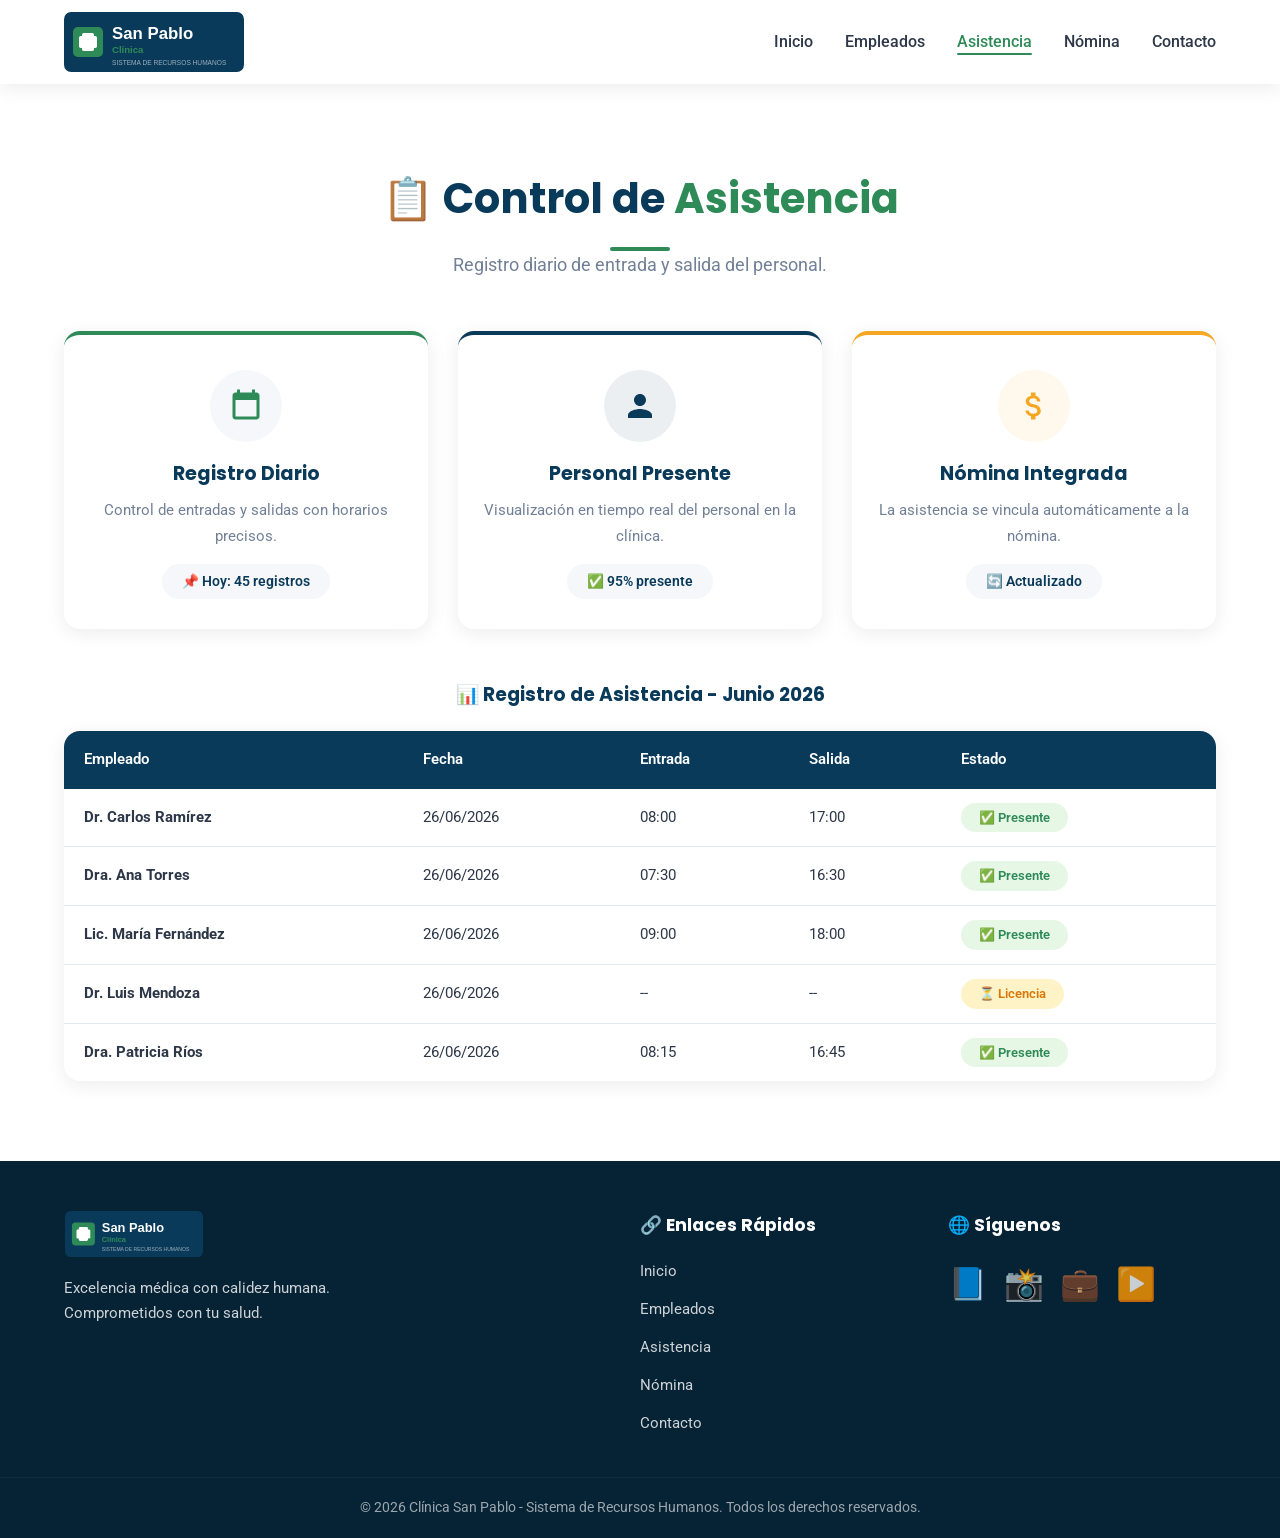
<file: asistencia.html>
<!DOCTYPE html>
<html lang="es">
<head>
    <meta charset="UTF-8" />
    <meta name="viewport" content="width=device-width, initial-scale=1.0" />
    <title>Asistencia - Clínica San Pablo</title>
    
    <link href="https://fonts.googleapis.com/css2?family=Poppins:wght@400;600;700;800&family=Roboto:wght@300;400;500;700&display=swap" rel="stylesheet" />
    
    <style>
        /* ===== MISMO CSS QUE INDEX ===== */
        :root {
            --primary: #0A3A5A;
            --primary-light: #1A5A7A;
            --primary-dark: #062235;
            --secondary: #2E8B57;
            --secondary-light: #3CAF7A;
            --accent: #F5A623;
            --white: #FFFFFF;
            --gray-light: #F5F7FA;
            --gray: #E2E8F0;
            --gray-dark: #718096;
            --text: #2D3748;
            --shadow: 0 4px 20px rgba(0,0,0,0.08);
            --shadow-lg: 0 12px 40px rgba(0,0,0,0.12);
            --radius: 16px;
            --transition: 0.3s ease;
        }

        * { margin: 0; padding: 0; box-sizing: border-box; }
        html { scroll-behavior: smooth; }
        body {
            font-family: 'Roboto', sans-serif;
            color: var(--text);
            background: var(--white);
            line-height: 1.7;
        }
        h1, h2, h3, h4 { font-family: 'Poppins', sans-serif; font-weight: 700; }
        a { text-decoration: none; color: inherit; }
        ul { list-style: none; }
        img { max-width: 100%; display: block; }

        .container { max-width: 1200px; margin: 0 auto; padding: 0 24px; }

        .btn {
            display: inline-block;
            padding: 14px 36px;
            border-radius: 50px;
            font-weight: 600;
            font-size: 1rem;
            border: none;
            cursor: pointer;
            transition: var(--transition);
            font-family: 'Roboto', sans-serif;
            text-align: center;
        }
        .btn-primary {
            background: var(--secondary);
            color: var(--white);
        }
        .btn-primary:hover {
            background: var(--secondary-light);
            transform: translateY(-3px);
            box-shadow: 0 8px 30px rgba(46, 139, 87, 0.4);
        }

        header {
            background: var(--white);
            padding: 12px 0;
            box-shadow: var(--shadow);
            position: sticky;
            top: 0;
            z-index: 1000;
        }
        .header-container {
            display: flex;
            justify-content: space-between;
            align-items: center;
        }
        .logo svg { display: block; }

        .nav-links {
            display: flex;
            gap: 32px;
            align-items: center;
        }
        .nav-links a {
            font-weight: 500;
            color: var(--text);
            transition: var(--transition);
            position: relative;
            font-size: 1rem;
        }
        .nav-links a::after {
            content: '';
            position: absolute;
            bottom: -4px;
            left: 0;
            width: 0;
            height: 2.5px;
            background: var(--secondary);
            transition: var(--transition);
            border-radius: 2px;
        }
        .nav-links a:hover { color: var(--secondary); }
        .nav-links a:hover::after { width: 100%; }
        .nav-links a.active { color: var(--secondary); }
        .nav-links a.active::after { width: 100%; }

        .hamburger {
            display: none;
            flex-direction: column;
            gap: 5px;
            cursor: pointer;
            padding: 4px;
        }
        .hamburger span {
            display: block;
            width: 28px;
            height: 3px;
            background: var(--primary);
            border-radius: 3px;
            transition: var(--transition);
        }

        section { padding: 80px 0; }
        .section-header {
            text-align: center;
            margin-bottom: 50px;
        }
        .section-title {
            font-size: 2.6rem;
            color: var(--primary);
            margin-bottom: 8px;
        }
        .section-title span { color: var(--secondary); }
        .section-subtitle {
            color: var(--gray-dark);
            font-size: 1.1rem;
            max-width: 600px;
            margin: 0 auto;
        }
        .section-divider {
            width: 60px;
            height: 4px;
            background: var(--secondary);
            margin: 12px auto 0;
            border-radius: 2px;
        }

        /* ================================================================
           SESIÓN 9: ASISTENCIA CON ICONOS GRATUITOS
           ================================================================ */
        .asistencia-grid {
            display: grid;
            grid-template-columns: repeat(auto-fit, minmax(280px, 1fr));
            gap: 30px;
        }
        .asistencia-card {
            background: var(--white);
            padding: 35px 24px 30px;
            border-radius: var(--radius);
            text-align: center;
            box-shadow: var(--shadow);
            border-top: 4px solid var(--secondary);
            transition: var(--transition);
        }
        .asistencia-card:hover {
            transform: translateY(-6px);
            box-shadow: var(--shadow-lg);
        }
        .asistencia-card .icon-wrapper {
            width: 72px;
            height: 72px;
            border-radius: 50%;
            background: var(--gray-light);
            display: flex;
            align-items: center;
            justify-content: center;
            margin: 0 auto 16px;
        }
        .asistencia-card .icon-wrapper svg { width: 36px; height: 36px; }
        .asistencia-card h3 { font-size: 1.2rem; margin-bottom: 8px; color: var(--primary); }
        .asistencia-card p { color: var(--gray-dark); font-size: 0.95rem; }

        .badge {
            display: inline-block;
            background: var(--gray-light);
            padding: 6px 20px;
            border-radius: 50px;
            font-size: 0.85rem;
            font-weight: 600;
            margin-top: 14px;
            color: var(--primary);
        }

        /* ===== TABLA DE ASISTENCIA ===== */
        .table-asistencia {
            margin-top: 50px;
        }
        .table-responsive {
            overflow-x: auto;
            background: var(--white);
            border-radius: var(--radius);
            box-shadow: var(--shadow);
        }
        table {
            width: 100%;
            border-collapse: collapse;
            font-size: 0.95rem;
        }
        thead { background: var(--primary); color: var(--white); }
        th { padding: 16px 20px; text-align: left; font-weight: 600; }
        td { padding: 14px 20px; border-bottom: 1px solid var(--gray); }
        tbody tr:last-child td { border-bottom: none; }
        tbody tr:hover { background: var(--gray-light); }

        .estado {
            display: inline-block;
            padding: 4px 18px;
            border-radius: 50px;
            font-size: 0.8rem;
            font-weight: 600;
        }
        .estado.presente { background: #E6F7E6; color: var(--secondary); }
        .estado.ausente { background: #FEE2E2; color: #DC2626; }
        .estado.licencia { background: #FEF3C7; color: #D97706; }

        /* ===== FOOTER ===== */
        footer {
            background: var(--primary-dark);
            color: var(--white);
        }
        .footer-container {
            display: grid;
            grid-template-columns: 2fr 1fr 1fr;
            gap: 40px;
            padding: 50px 24px 30px;
        }
        .footer-logo p {
            opacity: 0.8;
            font-size: 0.95rem;
            margin-top: 10px;
            max-width: 300px;
        }
        .footer-links h4,
        .footer-social h4 {
            color: var(--white);
            font-size: 1.1rem;
            margin-bottom: 16px;
            font-family: 'Poppins', sans-serif;
        }
        .footer-links ul li { margin-bottom: 10px; }
        .footer-links ul li a {
            opacity: 0.8;
            transition: var(--transition);
            font-size: 0.95rem;
        }
        .footer-links ul li a:hover {
            opacity: 1;
            color: var(--secondary-light);
        }
        .social-icons {
            display: flex;
            gap: 16px;
            font-size: 2rem;
        }
        .social-icons a {
            opacity: 0.8;
            transition: var(--transition);
        }
        .social-icons a:hover {
            opacity: 1;
            transform: scale(1.15);
        }
        .footer-bottom {
            text-align: center;
            padding: 18px 0;
            border-top: 1px solid rgba(255,255,255,0.08);
            font-size: 0.9rem;
            opacity: 0.6;
        }

        /* ===== RESPONSIVE ===== */
        @media (max-width: 992px) {
            .footer-container { grid-template-columns: 1fr 1fr; gap: 30px; }
        }

        @media (max-width: 768px) {
            .nav-links {
                display: none;
                flex-direction: column;
                background: var(--white);
                position: absolute;
                top: 72px;
                right: 16px;
                padding: 24px 32px;
                border-radius: var(--radius);
                box-shadow: var(--shadow-lg);
                width: 220px;
                gap: 14px;
                border: 1px solid var(--gray);
            }
            .nav-links.active { display: flex; }
            .hamburger { display: flex; }

            .section-title { font-size: 2rem; }
            .footer-container { grid-template-columns: 1fr; text-align: center; }
            .social-icons { justify-content: center; }
            .footer-logo p { margin: 10px auto 0; }
        }

        @media (max-width: 480px) {
            .asistencia-grid { grid-template-columns: 1fr; }
            .btn { padding: 12px 24px; font-size: 0.9rem; }
            table { font-size: 0.8rem; }
            th, td { padding: 10px 12px; }
        }
    </style>
</head>
<body>

    <!-- ================================================================ -->
    <!-- HEADER                                                           -->
    <!-- ================================================================ -->
    <header>
        <div class="container header-container">
            <div class="logo">
                <!-- SESIÓN 7: LOGO EN SVG -->
                <svg xmlns="http://www.w3.org/2000/svg" viewBox="0 0 300 100" width="180" height="60">
                    <rect width="300" height="100" rx="12" fill="#0A3A5A"/>
                    <rect x="15" y="25" width="50" height="50" rx="8" fill="#2E8B57"/>
                    <rect x="30" y="35" width="20" height="30" rx="3" fill="white"/>
                    <rect x="25" y="40" width="30" height="20" rx="3" fill="white"/>
                    <text x="80" y="45" fill="white" font-family="Arial" font-size="28" font-weight="bold">San Pablo</text>
                    <text x="80" y="68" fill="#2E8B57" font-family="Arial" font-size="16" font-weight="bold">Clínica</text>
                    <text x="80" y="88" fill="rgba(255,255,255,0.6)" font-family="Arial" font-size="11">SISTEMA DE RECURSOS HUMANOS</text>
                </svg>
            </div>
            <nav>
                <ul class="nav-links">
                    <li><a href="index.html">Inicio</a></li>
                    <li><a href="empleados.html">Empleados</a></li>
                    <li><a href="asistencia.html" class="active">Asistencia</a></li>
                    <li><a href="nomina.html">Nómina</a></li>
                    <li><a href="contacto.html">Contacto</a></li>
                </ul>
                <div class="hamburger">
                    <span></span>
                    <span></span>
                    <span></span>
                </div>
            </nav>
        </div>
    </header>

    <!-- ================================================================ -->
    <!-- ASISTENCIA (SESIÓN 9: ICONOS GRATUITOS)                          -->
    <!-- ================================================================ -->
    <section class="asistencia">
        <div class="container">
            <div class="section-header">
                <h2 class="section-title">📋 Control de <span>Asistencia</span></h2>
                <div class="section-divider"></div>
                <p class="section-subtitle">Registro diario de entrada y salida del personal.</p>
            </div>
            
            <div class="asistencia-grid">
                <!-- SESIÓN 9: ICONOS GRATUITOS EN SVG -->
                <div class="asistencia-card">
                    <div class="icon-wrapper">
                        <svg xmlns="http://www.w3.org/2000/svg" viewBox="0 0 24 24" fill="#2E8B57">
                            <path d="M19 3h-1V1h-2v2H8V1H6v2H5c-1.11 0-1.99.9-1.99 2L3 19c0 1.1.89 2 2 2h14c1.1 0 2-.9 2-2V5c0-1.1-.9-2-2-2zm0 16H5V8h14v11z"/>
                        </svg>
                    </div>
                    <h3>Registro Diario</h3>
                    <p>Control de entradas y salidas con horarios precisos.</p>
                    <span class="badge">📌 Hoy: 45 registros</span>
                </div>

                <div class="asistencia-card" style="border-top-color: var(--primary);">
                    <div class="icon-wrapper" style="background: rgba(10,58,90,0.08);">
                        <svg xmlns="http://www.w3.org/2000/svg" viewBox="0 0 24 24" fill="#0A3A5A">
                            <path d="M12 12c2.21 0 4-1.79 4-4s-1.79-4-4-4-4 1.79-4 4 1.79 4 4 4zm0 2c-2.67 0-8 1.34-8 4v2h16v-2c0-2.66-5.33-4-8-4z"/>
                        </svg>
                    </div>
                    <h3>Personal Presente</h3>
                    <p>Visualización en tiempo real del personal en la clínica.</p>
                    <span class="badge">✅ 95% presente</span>
                </div>

                <div class="asistencia-card" style="border-top-color: var(--accent);">
                    <div class="icon-wrapper" style="background: rgba(245,166,35,0.08);">
                        <svg xmlns="http://www.w3.org/2000/svg" viewBox="0 0 24 24" fill="#F5A623">
                            <path d="M11.8 10.9c-2.27-.59-3-1.2-3-2.15 0-1.09 1.01-1.85 2.7-1.85 1.78 0 2.44.85 2.5 2.1h2.21c-.07-1.72-1.12-3.3-3.21-3.81V3h-3v2.16c-1.94.42-3.5 1.68-3.5 3.61 0 2.31 1.91 3.46 4.7 4.13 2.5.6 3 1.48 3 2.41 0 .69-.49 1.79-2.7 1.79-2.06 0-2.87-.92-2.98-2.1h-2.2c.12 2.19 1.76 3.42 3.68 3.83V21h3v-2.15c1.95-.37 3.5-1.5 3.5-3.55 0-2.84-2.43-3.81-4.7-4.4z"/>
                        </svg>
                    </div>
                    <h3>Nómina Integrada</h3>
                    <p>La asistencia se vincula automáticamente a la nómina.</p>
                    <span class="badge">🔄 Actualizado</span>
                </div>
            </div>

            <!-- ===== TABLA DE ASISTENCIA ===== -->
            <div class="table-asistencia">
                <h3 style="text-align:center; margin-bottom:20px; color:var(--primary);">📊 Registro de Asistencia - Junio 2026</h3>
                <div class="table-responsive">
                    <table>
                        <thead>
                            <tr>
                                <th>Empleado</th>
                                <th>Fecha</th>
                                <th>Entrada</th>
                                <th>Salida</th>
                                <th>Estado</th>
                            </tr>
                        </thead>
                        <tbody>
                            <tr>
                                <td><strong>Dr. Carlos Ramírez</strong></td>
                                <td>26/06/2026</td>
                                <td>08:00</td>
                                <td>17:00</td>
                                <td><span class="estado presente">✅ Presente</span></td>
                            </tr>
                            <tr>
                                <td><strong>Dra. Ana Torres</strong></td>
                                <td>26/06/2026</td>
                                <td>07:30</td>
                                <td>16:30</td>
                                <td><span class="estado presente">✅ Presente</span></td>
                            </tr>
                            <tr>
                                <td><strong>Lic. María Fernández</strong></td>
                                <td>26/06/2026</td>
                                <td>09:00</td>
                                <td>18:00</td>
                                <td><span class="estado presente">✅ Presente</span></td>
                            </tr>
                            <tr>
                                <td><strong>Dr. Luis Mendoza</strong></td>
                                <td>26/06/2026</td>
                                <td>--</td>
                                <td>--</td>
                                <td><span class="estado licencia">⏳ Licencia</span></td>
                            </tr>
                            <tr>
                                <td><strong>Dra. Patricia Ríos</strong></td>
                                <td>26/06/2026</td>
                                <td>08:15</td>
                                <td>16:45</td>
                                <td><span class="estado presente">✅ Presente</span></td>
                            </tr>
                        </tbody>
                    </table>
                </div>
            </div>
        </div>
    </section>

    <!-- ================================================================ -->
    <!-- FOOTER                                                           -->
    <!-- ================================================================ -->
    <footer>
        <div class="container footer-container">
            <div class="footer-logo">
                <svg xmlns="http://www.w3.org/2000/svg" viewBox="0 0 300 100" width="140" height="46">
                    <rect width="300" height="100" rx="12" fill="#0A3A5A"/>
                    <rect x="15" y="25" width="50" height="50" rx="8" fill="#2E8B57"/>
                    <rect x="30" y="35" width="20" height="30" rx="3" fill="white"/>
                    <rect x="25" y="40" width="30" height="20" rx="3" fill="white"/>
                    <text x="80" y="45" fill="white" font-family="Arial" font-size="28" font-weight="bold">San Pablo</text>
                    <text x="80" y="68" fill="#2E8B57" font-family="Arial" font-size="16" font-weight="bold">Clínica</text>
                    <text x="80" y="88" fill="rgba(255,255,255,0.6)" font-family="Arial" font-size="11">SISTEMA DE RECURSOS HUMANOS</text>
                </svg>
                <p>Excelencia médica con calidez humana. Comprometidos con tu salud.</p>
            </div>
            <div class="footer-links">
                <h4>🔗 Enlaces Rápidos</h4>
                <ul>
                    <li><a href="index.html">Inicio</a></li>
                    <li><a href="empleados.html">Empleados</a></li>
                    <li><a href="asistencia.html">Asistencia</a></li>
                    <li><a href="nomina.html">Nómina</a></li>
                    <li><a href="contacto.html">Contacto</a></li>
                </ul>
            </div>
            <div class="footer-social">
                <h4>🌐 Síguenos</h4>
                <div class="social-icons">
                    <a href="#" aria-label="Facebook">📘</a>
                    <a href="#" aria-label="Instagram">📸</a>
                    <a href="#" aria-label="LinkedIn">💼</a>
                    <a href="#" aria-label="YouTube">▶️</a>
                </div>
            </div>
        </div>
        <div class="footer-bottom">
            <p>&copy; 2026 Clínica San Pablo - Sistema de Recursos Humanos. Todos los derechos reservados.</p>
        </div>
    </footer>

    <script>
        document.addEventListener('DOMContentLoaded', function() {
            const hamburger = document.querySelector('.hamburger');
            const navLinks = document.querySelector('.nav-links');
            if (hamburger && navLinks) {
                hamburger.addEventListener('click', function() {
                    navLinks.classList.toggle('active');
                });
                document.querySelectorAll('.nav-links a').forEach(link => {
                    link.addEventListener('click', function() {
                        navLinks.classList.remove('active');
                    });
                });
            }
        });
    </script>

</body>
</html>
</file>
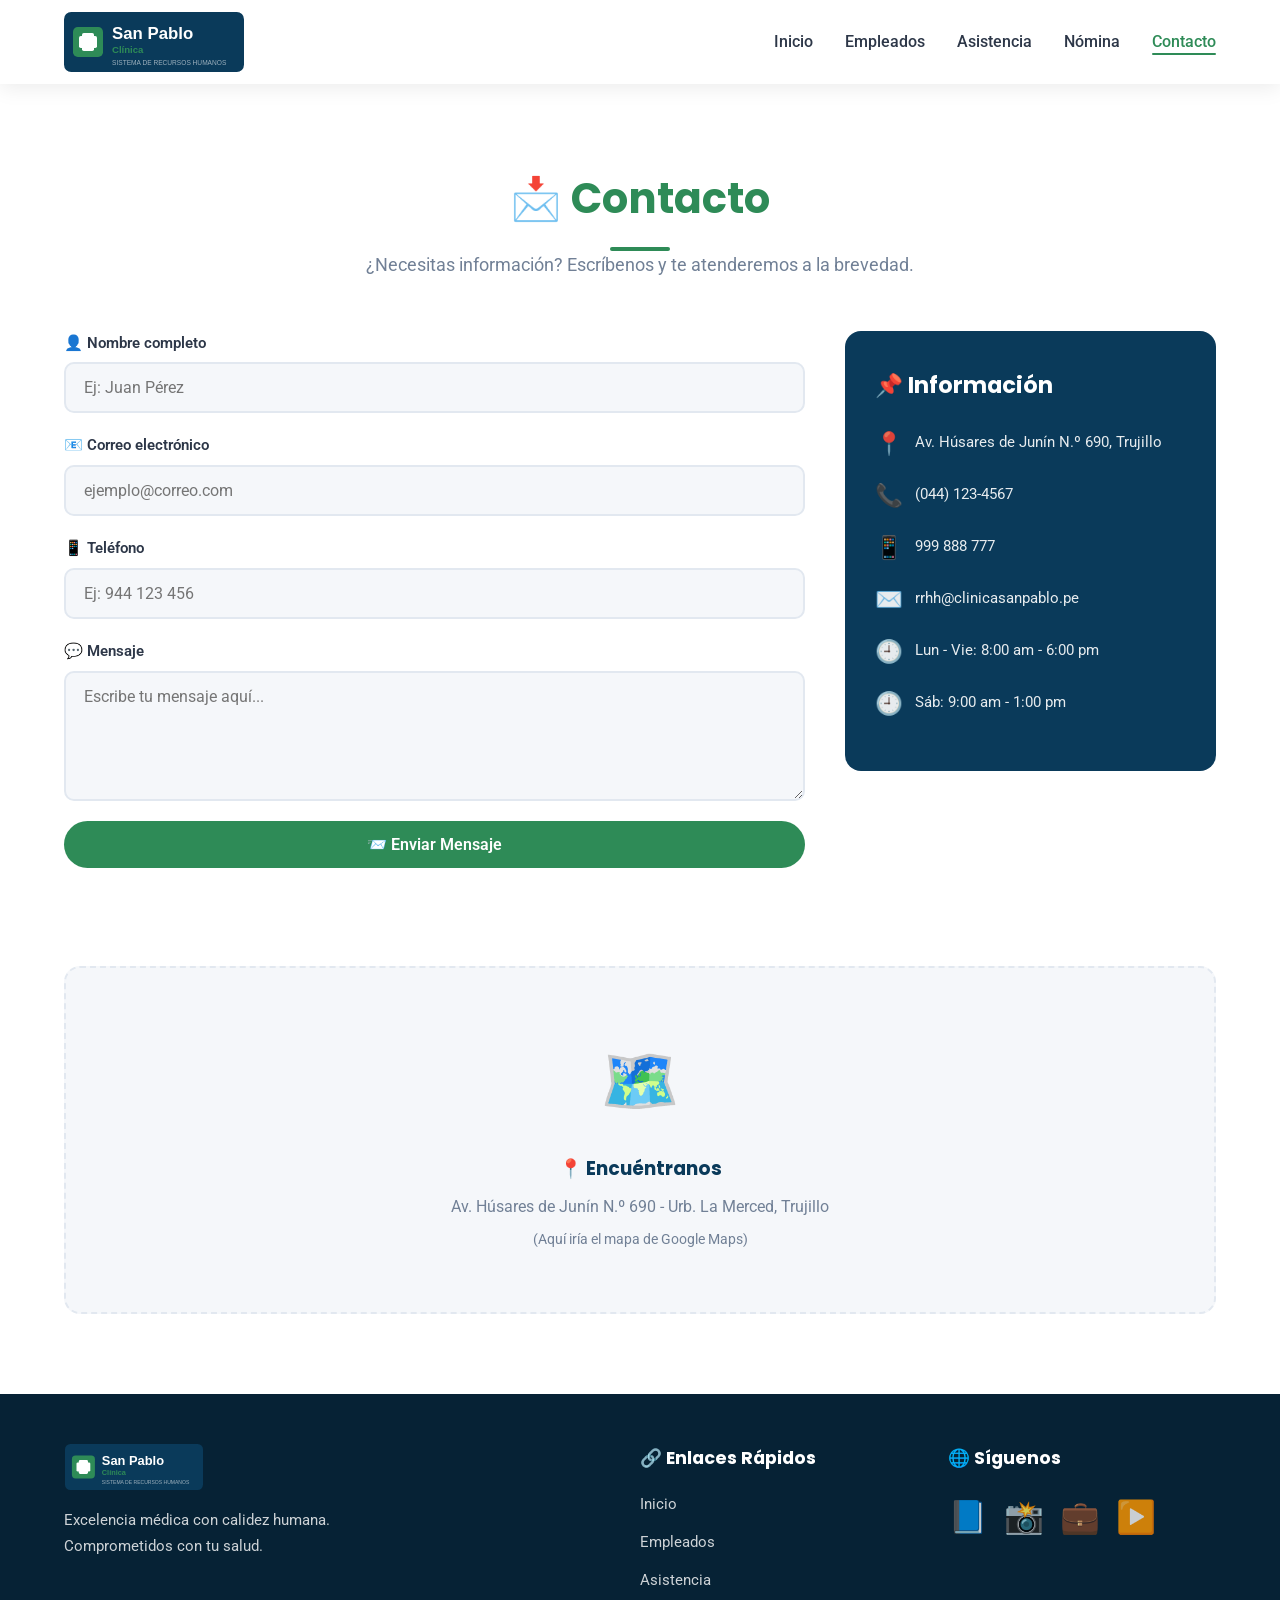
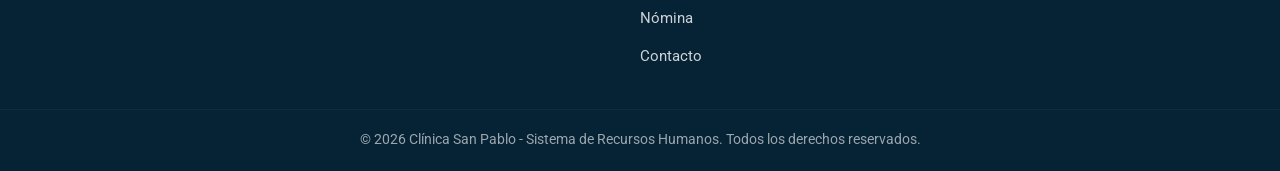
<file: contacto.html>
<!DOCTYPE html>
<html lang="es">
<head>
    <meta charset="UTF-8" />
    <meta name="viewport" content="width=device-width, initial-scale=1.0" />
    <title>Contacto - Clínica San Pablo</title>
    
    <link href="https://fonts.googleapis.com/css2?family=Poppins:wght@400;600;700;800&family=Roboto:wght@300;400;500;700&display=swap" rel="stylesheet" />
    
    <style>
        /* ===== MISMO CSS QUE INDEX ===== */
        :root {
            --primary: #0A3A5A;
            --primary-light: #1A5A7A;
            --primary-dark: #062235;
            --secondary: #2E8B57;
            --secondary-light: #3CAF7A;
            --accent: #F5A623;
            --white: #FFFFFF;
            --gray-light: #F5F7FA;
            --gray: #E2E8F0;
            --gray-dark: #718096;
            --text: #2D3748;
            --shadow: 0 4px 20px rgba(0,0,0,0.08);
            --shadow-lg: 0 12px 40px rgba(0,0,0,0.12);
            --radius: 16px;
            --transition: 0.3s ease;
        }

        * { margin: 0; padding: 0; box-sizing: border-box; }
        html { scroll-behavior: smooth; }
        body {
            font-family: 'Roboto', sans-serif;
            color: var(--text);
            background: var(--white);
            line-height: 1.7;
        }
        h1, h2, h3, h4 { font-family: 'Poppins', sans-serif; font-weight: 700; }
        a { text-decoration: none; color: inherit; }
        ul { list-style: none; }
        img { max-width: 100%; display: block; }

        .container { max-width: 1200px; margin: 0 auto; padding: 0 24px; }

        .btn {
            display: inline-block;
            padding: 14px 36px;
            border-radius: 50px;
            font-weight: 600;
            font-size: 1rem;
            border: none;
            cursor: pointer;
            transition: var(--transition);
            font-family: 'Roboto', sans-serif;
            text-align: center;
        }
        .btn-primary {
            background: var(--secondary);
            color: var(--white);
        }
        .btn-primary:hover {
            background: var(--secondary-light);
            transform: translateY(-3px);
            box-shadow: 0 8px 30px rgba(46, 139, 87, 0.4);
        }

        header {
            background: var(--white);
            padding: 12px 0;
            box-shadow: var(--shadow);
            position: sticky;
            top: 0;
            z-index: 1000;
        }
        .header-container {
            display: flex;
            justify-content: space-between;
            align-items: center;
        }
        .logo svg { display: block; }

        .nav-links {
            display: flex;
            gap: 32px;
            align-items: center;
        }
        .nav-links a {
            font-weight: 500;
            color: var(--text);
            transition: var(--transition);
            position: relative;
            font-size: 1rem;
        }
        .nav-links a::after {
            content: '';
            position: absolute;
            bottom: -4px;
            left: 0;
            width: 0;
            height: 2.5px;
            background: var(--secondary);
            transition: var(--transition);
            border-radius: 2px;
        }
        .nav-links a:hover { color: var(--secondary); }
        .nav-links a:hover::after { width: 100%; }
        .nav-links a.active { color: var(--secondary); }
        .nav-links a.active::after { width: 100%; }

        .hamburger {
            display: none;
            flex-direction: column;
            gap: 5px;
            cursor: pointer;
            padding: 4px;
        }
        .hamburger span {
            display: block;
            width: 28px;
            height: 3px;
            background: var(--primary);
            border-radius: 3px;
            transition: var(--transition);
        }

        section { padding: 80px 0; }
        .section-header {
            text-align: center;
            margin-bottom: 50px;
        }
        .section-title {
            font-size: 2.6rem;
            color: var(--primary);
            margin-bottom: 8px;
        }
        .section-title span { color: var(--secondary); }
        .section-subtitle {
            color: var(--gray-dark);
            font-size: 1.1rem;
            max-width: 600px;
            margin: 0 auto;
        }
        .section-divider {
            width: 60px;
            height: 4px;
            background: var(--secondary);
            margin: 12px auto 0;
            border-radius: 2px;
        }

        /* ================================================================
           CONTACTO
           ================================================================ */
        .contacto-wrapper {
            display: grid;
            grid-template-columns: 2fr 1fr;
            gap: 40px;
            align-items: start;
        }
        .contacto-form {
            display: flex;
            flex-direction: column;
            gap: 20px;
        }
        .form-group {
            display: flex;
            flex-direction: column;
            gap: 6px;
        }
        .form-group label {
            font-weight: 600;
            font-size: 0.95rem;
            color: var(--text);
        }
        .form-group input,
        .form-group textarea {
            padding: 14px 18px;
            border: 2px solid var(--gray);
            border-radius: 10px;
            font-family: 'Roboto', sans-serif;
            font-size: 1rem;
            transition: var(--transition);
            background: var(--gray-light);
        }
        .form-group input:focus,
        .form-group textarea:focus {
            outline: none;
            border-color: var(--secondary);
            box-shadow: 0 0 0 4px rgba(46, 139, 87, 0.12);
            background: var(--white);
        }
        .form-group textarea { min-height: 130px; resize: vertical; }

        .contacto-info {
            background: var(--primary);
            color: var(--white);
            padding: 35px 30px;
            border-radius: var(--radius);
        }
        .contacto-info h3 {
            color: var(--white);
            font-size: 1.4rem;
            margin-bottom: 20px;
        }
        .contacto-info .info-item {
            display: flex;
            align-items: center;
            gap: 12px;
            margin-bottom: 14px;
            font-size: 0.95rem;
            opacity: 0.9;
        }
        .contacto-info .info-item .info-icon { font-size: 1.4rem; }

        .mensaje-confirmacion {
            text-align: center;
            margin-top: 20px;
            font-weight: 600;
            font-size: 1.1rem;
            padding: 14px;
            border-radius: 10px;
        }

        /* ===== MAPA (placeholder) ===== */
        .mapa-placeholder {
            margin-top: 50px;
            background: var(--gray-light);
            border-radius: var(--radius);
            padding: 60px 20px;
            text-align: center;
            border: 2px dashed var(--gray);
        }
        .mapa-placeholder .mapa-icon {
            font-size: 4rem;
            display: block;
            margin-bottom: 16px;
        }
        .mapa-placeholder h3 {
            color: var(--primary);
            margin-bottom: 8px;
        }
        .mapa-placeholder p {
            color: var(--gray-dark);
        }

        /* ===== FOOTER ===== */
        footer {
            background: var(--primary-dark);
            color: var(--white);
        }
        .footer-container {
            display: grid;
            grid-template-columns: 2fr 1fr 1fr;
            gap: 40px;
            padding: 50px 24px 30px;
        }
        .footer-logo p {
            opacity: 0.8;
            font-size: 0.95rem;
            margin-top: 10px;
            max-width: 300px;
        }
        .footer-links h4,
        .footer-social h4 {
            color: var(--white);
            font-size: 1.1rem;
            margin-bottom: 16px;
            font-family: 'Poppins', sans-serif;
        }
        .footer-links ul li { margin-bottom: 10px; }
        .footer-links ul li a {
            opacity: 0.8;
            transition: var(--transition);
            font-size: 0.95rem;
        }
        .footer-links ul li a:hover {
            opacity: 1;
            color: var(--secondary-light);
        }
        .social-icons {
            display: flex;
            gap: 16px;
            font-size: 2rem;
        }
        .social-icons a {
            opacity: 0.8;
            transition: var(--transition);
        }
        .social-icons a:hover {
            opacity: 1;
            transform: scale(1.15);
        }
        .footer-bottom {
            text-align: center;
            padding: 18px 0;
            border-top: 1px solid rgba(255,255,255,0.08);
            font-size: 0.9rem;
            opacity: 0.6;
        }

        /* ===== RESPONSIVE ===== */
        @media (max-width: 992px) {
            .contacto-wrapper { grid-template-columns: 1fr; }
            .footer-container { grid-template-columns: 1fr 1fr; gap: 30px; }
        }

        @media (max-width: 768px) {
            .nav-links {
                display: none;
                flex-direction: column;
                background: var(--white);
                position: absolute;
                top: 72px;
                right: 16px;
                padding: 24px 32px;
                border-radius: var(--radius);
                box-shadow: var(--shadow-lg);
                width: 220px;
                gap: 14px;
                border: 1px solid var(--gray);
            }
            .nav-links.active { display: flex; }
            .hamburger { display: flex; }

            .section-title { font-size: 2rem; }
            .footer-container { grid-template-columns: 1fr; text-align: center; }
            .social-icons { justify-content: center; }
            .footer-logo p { margin: 10px auto 0; }
            .contacto-info .info-item { justify-content: center; }
        }

        @media (max-width: 480px) {
            .btn { padding: 12px 24px; font-size: 0.9rem; }
            .contacto-info { padding: 20px; }
        }
    </style>
</head>
<body>

    <!-- ================================================================ -->
    <!-- HEADER                                                           -->
    <!-- ================================================================ -->
    <header>
        <div class="container header-container">
            <div class="logo">
                <!-- SESIÓN 7: LOGO EN SVG -->
                <svg xmlns="http://www.w3.org/2000/svg" viewBox="0 0 300 100" width="180" height="60">
                    <rect width="300" height="100" rx="12" fill="#0A3A5A"/>
                    <rect x="15" y="25" width="50" height="50" rx="8" fill="#2E8B57"/>
                    <rect x="30" y="35" width="20" height="30" rx="3" fill="white"/>
                    <rect x="25" y="40" width="30" height="20" rx="3" fill="white"/>
                    <text x="80" y="45" fill="white" font-family="Arial" font-size="28" font-weight="bold">San Pablo</text>
                    <text x="80" y="68" fill="#2E8B57" font-family="Arial" font-size="16" font-weight="bold">Clínica</text>
                    <text x="80" y="88" fill="rgba(255,255,255,0.6)" font-family="Arial" font-size="11">SISTEMA DE RECURSOS HUMANOS</text>
                </svg>
            </div>
            <nav>
                <ul class="nav-links">
                    <li><a href="index.html">Inicio</a></li>
                    <li><a href="empleados.html">Empleados</a></li>
                    <li><a href="asistencia.html">Asistencia</a></li>
                    <li><a href="nomina.html">Nómina</a></li>
                    <li><a href="contacto.html" class="active">Contacto</a></li>
                </ul>
                <div class="hamburger">
                    <span></span>
                    <span></span>
                    <span></span>
                </div>
            </nav>
        </div>
    </header>

    <!-- ================================================================ -->
    <!-- CONTACTO                                                         -->
    <!-- ================================================================ -->
    <section class="contacto">
        <div class="container">
            <div class="section-header">
                <h2 class="section-title">📩 <span>Contacto</span></h2>
                <div class="section-divider"></div>
                <p class="section-subtitle">¿Necesitas información? Escríbenos y te atenderemos a la brevedad.</p>
            </div>
            
            <div class="contacto-wrapper">
                <form id="contactForm" class="contacto-form">
                    <div class="form-group">
                        <label for="nombre">👤 Nombre completo</label>
                        <input type="text" id="nombre" placeholder="Ej: Juan Pérez" required />
                    </div>
                    <div class="form-group">
                        <label for="email">📧 Correo electrónico</label>
                        <input type="email" id="email" placeholder="ejemplo@correo.com" required />
                    </div>
                    <div class="form-group">
                        <label for="telefono">📱 Teléfono</label>
                        <input type="tel" id="telefono" placeholder="Ej: 944 123 456" />
                    </div>
                    <div class="form-group">
                        <label for="mensaje">💬 Mensaje</label>
                        <textarea id="mensaje" placeholder="Escribe tu mensaje aquí..." required></textarea>
                    </div>
                    <button type="submit" class="btn btn-primary">📨 Enviar Mensaje</button>
                </form>

                <div class="contacto-info">
                    <h3>📌 Información</h3>
                    <div class="info-item">
                        <span class="info-icon">📍</span>
                        <span>Av. Húsares de Junín N.º 690, Trujillo</span>
                    </div>
                    <div class="info-item">
                        <span class="info-icon">📞</span>
                        <span>(044) 123-4567</span>
                    </div>
                    <div class="info-item">
                        <span class="info-icon">📱</span>
                        <span>999 888 777</span>
                    </div>
                    <div class="info-item">
                        <span class="info-icon">✉️</span>
                        <span>rrhh@clinicasanpablo.pe</span>
                    </div>
                    <div class="info-item">
                        <span class="info-icon">🕘</span>
                        <span>Lun - Vie: 8:00 am - 6:00 pm</span>
                    </div>
                    <div class="info-item">
                        <span class="info-icon">🕘</span>
                        <span>Sáb: 9:00 am - 1:00 pm</span>
                    </div>
                </div>
            </div>

            <div id="mensajeConfirmacion" class="mensaje-confirmacion"></div>

            <!-- ===== MAPA (placeholder) ===== -->
            <div class="mapa-placeholder">
                <span class="mapa-icon">🗺️</span>
                <h3>📍 Encuéntranos</h3>
                <p>Av. Húsares de Junín N.º 690 - Urb. La Merced, Trujillo</p>
                <p style="margin-top:8px; font-size:0.9rem; color:var(--gray-dark);">
                    (Aquí iría el mapa de Google Maps)
                </p>
            </div>
        </div>
    </section>

    <!-- ================================================================ -->
    <!-- FOOTER                                                           -->
    <!-- ================================================================ -->
    <footer>
        <div class="container footer-container">
            <div class="footer-logo">
                <svg xmlns="http://www.w3.org/2000/svg" viewBox="0 0 300 100" width="140" height="46">
                    <rect width="300" height="100" rx="12" fill="#0A3A5A"/>
                    <rect x="15" y="25" width="50" height="50" rx="8" fill="#2E8B57"/>
                    <rect x="30" y="35" width="20" height="30" rx="3" fill="white"/>
                    <rect x="25" y="40" width="30" height="20" rx="3" fill="white"/>
                    <text x="80" y="45" fill="white" font-family="Arial" font-size="28" font-weight="bold">San Pablo</text>
                    <text x="80" y="68" fill="#2E8B57" font-family="Arial" font-size="16" font-weight="bold">Clínica</text>
                    <text x="80" y="88" fill="rgba(255,255,255,0.6)" font-family="Arial" font-size="11">SISTEMA DE RECURSOS HUMANOS</text>
                </svg>
                <p>Excelencia médica con calidez humana. Comprometidos con tu salud.</p>
            </div>
            <div class="footer-links">
                <h4>🔗 Enlaces Rápidos</h4>
                <ul>
                    <li><a href="./index.html">Inicio</a></li>
                    <li><a href="./empleados.html">Empleados</a></li>
                    <li><a href="./asistencia.html">Asistencia</a></li>
                    <li><a href="./nomina.html">Nómina</a></li>
                    <li><a href="./contacto.html">Contacto</a></li>
                </ul>
            </div>
            <div class="footer-social">
                <h4>🌐 Síguenos</h4>
                <div class="social-icons">
                    <a href="#" aria-label="Facebook">📘</a>
                    <a href="#" aria-label="Instagram">📸</a>
                    <a href="#" aria-label="LinkedIn">💼</a>
                    <a href="#" aria-label="YouTube">▶️</a>
                </div>
            </div>
        </div>
        <div class="footer-bottom">
            <p>&copy; 2026 Clínica San Pablo - Sistema de Recursos Humanos. Todos los derechos reservados.</p>
        </div>
    </footer>

    <!-- ================================================================ -->
    <!-- JAVASCRIPT                                                       -->
    <!-- ================================================================ -->
    <script>
        document.addEventListener('DOMContentLoaded', function() {
            // MENÚ HAMBURGUESA
            const hamburger = document.querySelector('.hamburger');
            const navLinks = document.querySelector('.nav-links');
            if (hamburger && navLinks) {
                hamburger.addEventListener('click', function() {
                    navLinks.classList.toggle('active');
                });
                document.querySelectorAll('.nav-links a').forEach(link => {
                    link.addEventListener('click', function() {
                        navLinks.classList.remove('active');
                    });
                });
            }

            // FORMULARIO DE CONTACTO
            const contactForm = document.getElementById('contactForm');
            const mensajeConfirmacion = document.getElementById('mensajeConfirmacion');

            if (contactForm) {
                contactForm.addEventListener('submit', function(e) {
                    e.preventDefault();

                    const nombre = document.getElementById('nombre').value.trim();
                    const email = document.getElementById('email').value.trim();
                    const mensaje = document.getElementById('mensaje').value.trim();

                    if (!nombre || !email || !mensaje) {
                        mensajeConfirmacion.textContent = '⚠️ Por favor, completa todos los campos obligatorios.';
                        mensajeConfirmacion.style.background = '#FEE2E2';
                        mensajeConfirmacion.style.color = '#DC2626';
                        return;
                    }

                    const emailRegex = /^[^\s@]+@[^\s@]+\.[^\s@]+$/;
                    if (!emailRegex.test(email)) {
                        mensajeConfirmacion.textContent = '⚠️ Ingresa un correo electrónico válido.';
                        mensajeConfirmacion.style.background = '#FEE2E2';
                        mensajeConfirmacion.style.color = '#DC2626';
                        return;
                    }

                    mensajeConfirmacion.textContent = `✅ ¡Gracias ${nombre}! Tu mensaje ha sido enviado exitosamente.`;
                    mensajeConfirmacion.style.background = '#E6F7E6';
                    mensajeConfirmacion.style.color = '#2E8B57';
                    contactForm.reset();

                    setTimeout(() => {
                        mensajeConfirmacion.textContent = '';
                        mensajeConfirmacion.style.background = 'transparent';
                        mensajeConfirmacion.style.color = '';
                    }, 6000);
                });
            }
        });
    </script>

</body>
</html>
</file>
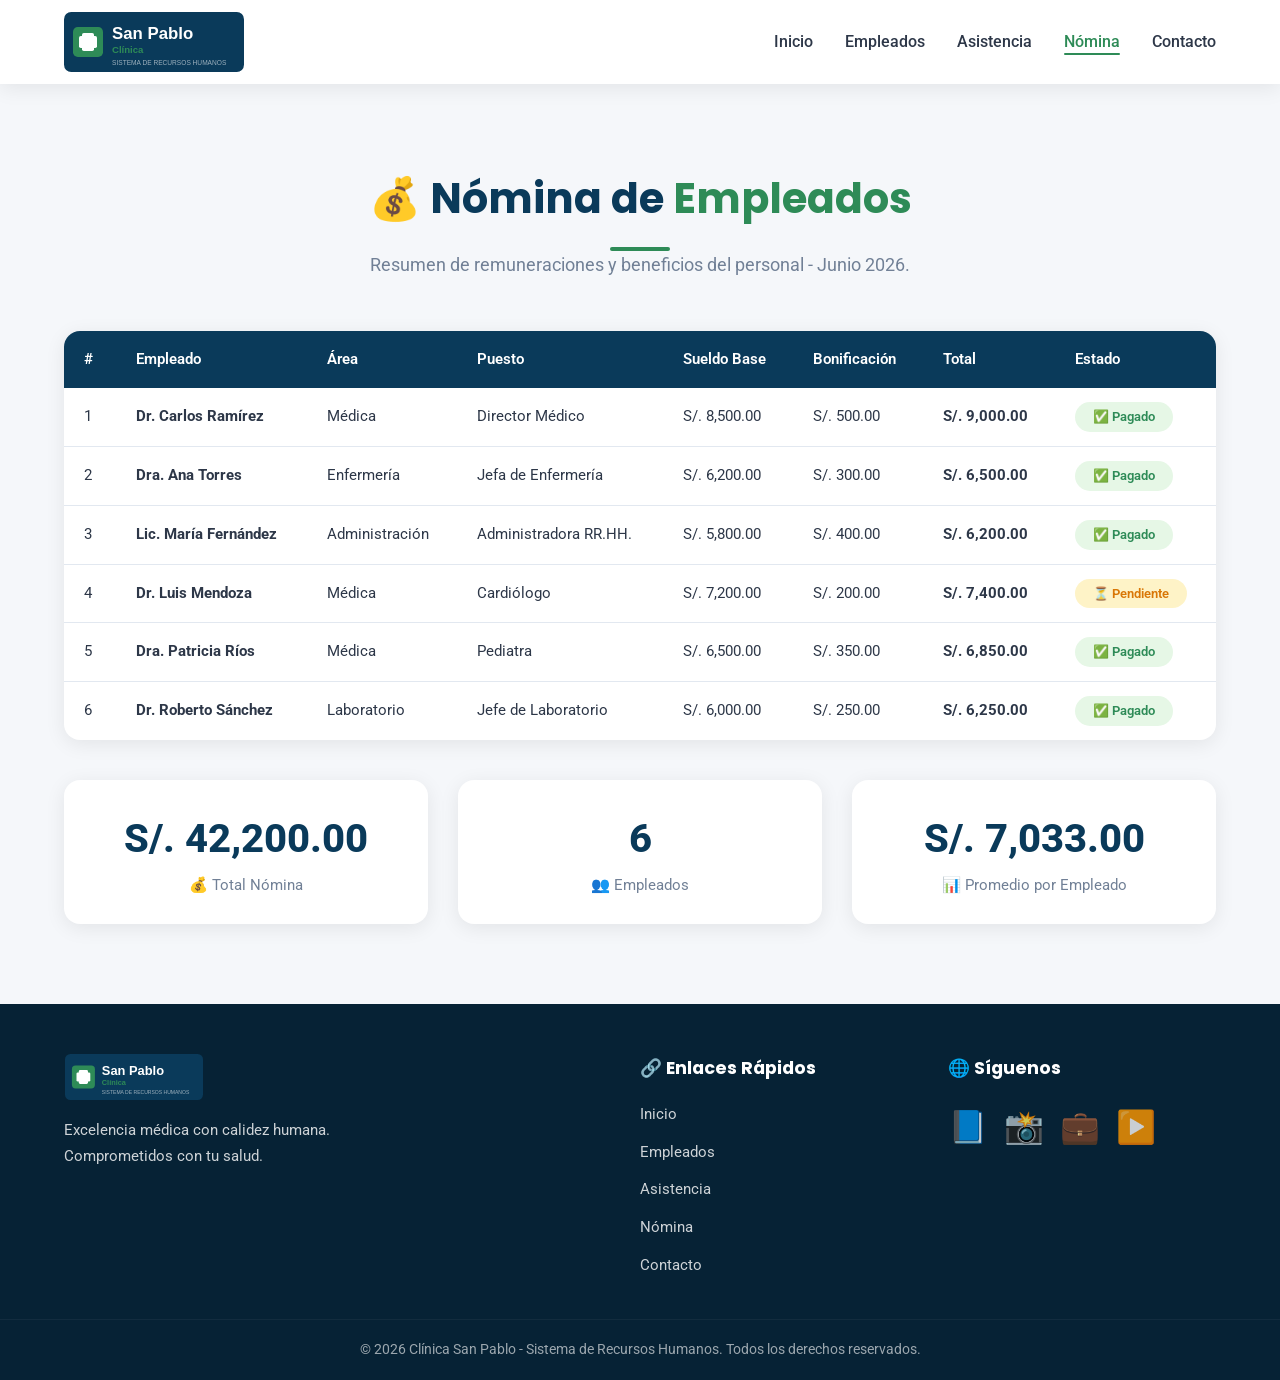
<file: nomina.html>
<!DOCTYPE html>
<html lang="es">
<head>
    <meta charset="UTF-8" />
    <meta name="viewport" content="width=device-width, initial-scale=1.0" />
    <title>Nómina - Clínica San Pablo</title>
    
    <link href="https://fonts.googleapis.com/css2?family=Poppins:wght@400;600;700;800&family=Roboto:wght@300;400;500;700&display=swap" rel="stylesheet" />
    
    <style>
        /* ===== MISMO CSS QUE INDEX ===== */
        :root {
            --primary: #0A3A5A;
            --primary-light: #1A5A7A;
            --primary-dark: #062235;
            --secondary: #2E8B57;
            --secondary-light: #3CAF7A;
            --accent: #F5A623;
            --white: #FFFFFF;
            --gray-light: #F5F7FA;
            --gray: #E2E8F0;
            --gray-dark: #718096;
            --text: #2D3748;
            --shadow: 0 4px 20px rgba(0,0,0,0.08);
            --shadow-lg: 0 12px 40px rgba(0,0,0,0.12);
            --radius: 16px;
            --transition: 0.3s ease;
        }

        * { margin: 0; padding: 0; box-sizing: border-box; }
        html { scroll-behavior: smooth; }
        body {
            font-family: 'Roboto', sans-serif;
            color: var(--text);
            background: var(--white);
            line-height: 1.7;
        }
        h1, h2, h3, h4 { font-family: 'Poppins', sans-serif; font-weight: 700; }
        a { text-decoration: none; color: inherit; }
        ul { list-style: none; }
        img { max-width: 100%; display: block; }

        .container { max-width: 1200px; margin: 0 auto; padding: 0 24px; }

        .btn {
            display: inline-block;
            padding: 14px 36px;
            border-radius: 50px;
            font-weight: 600;
            font-size: 1rem;
            border: none;
            cursor: pointer;
            transition: var(--transition);
            font-family: 'Roboto', sans-serif;
            text-align: center;
        }
        .btn-primary {
            background: var(--secondary);
            color: var(--white);
        }
        .btn-primary:hover {
            background: var(--secondary-light);
            transform: translateY(-3px);
            box-shadow: 0 8px 30px rgba(46, 139, 87, 0.4);
        }

        header {
            background: var(--white);
            padding: 12px 0;
            box-shadow: var(--shadow);
            position: sticky;
            top: 0;
            z-index: 1000;
        }
        .header-container {
            display: flex;
            justify-content: space-between;
            align-items: center;
        }
        .logo svg { display: block; }

        .nav-links {
            display: flex;
            gap: 32px;
            align-items: center;
        }
        .nav-links a {
            font-weight: 500;
            color: var(--text);
            transition: var(--transition);
            position: relative;
            font-size: 1rem;
        }
        .nav-links a::after {
            content: '';
            position: absolute;
            bottom: -4px;
            left: 0;
            width: 0;
            height: 2.5px;
            background: var(--secondary);
            transition: var(--transition);
            border-radius: 2px;
        }
        .nav-links a:hover { color: var(--secondary); }
        .nav-links a:hover::after { width: 100%; }
        .nav-links a.active { color: var(--secondary); }
        .nav-links a.active::after { width: 100%; }

        .hamburger {
            display: none;
            flex-direction: column;
            gap: 5px;
            cursor: pointer;
            padding: 4px;
        }
        .hamburger span {
            display: block;
            width: 28px;
            height: 3px;
            background: var(--primary);
            border-radius: 3px;
            transition: var(--transition);
        }

        section { padding: 80px 0; }
        .section-header {
            text-align: center;
            margin-bottom: 50px;
        }
        .section-title {
            font-size: 2.6rem;
            color: var(--primary);
            margin-bottom: 8px;
        }
        .section-title span { color: var(--secondary); }
        .section-subtitle {
            color: var(--gray-dark);
            font-size: 1.1rem;
            max-width: 600px;
            margin: 0 auto;
        }
        .section-divider {
            width: 60px;
            height: 4px;
            background: var(--secondary);
            margin: 12px auto 0;
            border-radius: 2px;
        }

        /* ================================================================
           NÓMINA - TABLA
           ================================================================ */
        .nomina { background: var(--gray-light); }
        .table-responsive {
            overflow-x: auto;
            background: var(--white);
            border-radius: var(--radius);
            box-shadow: var(--shadow);
        }
        table {
            width: 100%;
            border-collapse: collapse;
            font-size: 0.95rem;
        }
        thead { background: var(--primary); color: var(--white); }
        th { padding: 16px 20px; text-align: left; font-weight: 600; }
        td { padding: 14px 20px; border-bottom: 1px solid var(--gray); }
        tbody tr:last-child td { border-bottom: none; }
        tbody tr:hover { background: var(--gray-light); }

        .estado {
            display: inline-block;
            padding: 4px 18px;
            border-radius: 50px;
            font-size: 0.8rem;
            font-weight: 600;
        }
        .estado.pagado { background: #E6F7E6; color: var(--secondary); }
        .estado.pendiente { background: #FEF3C7; color: #D97706; }

        .resumen-nomina {
            display: grid;
            grid-template-columns: repeat(3, 1fr);
            gap: 30px;
            margin-top: 40px;
        }
        .resumen-card {
            background: var(--white);
            padding: 25px;
            border-radius: var(--radius);
            text-align: center;
            box-shadow: var(--shadow);
        }
        .resumen-card .resumen-numero {
            font-size: 2.5rem;
            font-weight: 800;
            color: var(--primary);
        }
        .resumen-card .resumen-label {
            color: var(--gray-dark);
            font-size: 0.95rem;
        }

        /* ===== FOOTER ===== */
        footer {
            background: var(--primary-dark);
            color: var(--white);
        }
        .footer-container {
            display: grid;
            grid-template-columns: 2fr 1fr 1fr;
            gap: 40px;
            padding: 50px 24px 30px;
        }
        .footer-logo p {
            opacity: 0.8;
            font-size: 0.95rem;
            margin-top: 10px;
            max-width: 300px;
        }
        .footer-links h4,
        .footer-social h4 {
            color: var(--white);
            font-size: 1.1rem;
            margin-bottom: 16px;
            font-family: 'Poppins', sans-serif;
        }
        .footer-links ul li { margin-bottom: 10px; }
        .footer-links ul li a {
            opacity: 0.8;
            transition: var(--transition);
            font-size: 0.95rem;
        }
        .footer-links ul li a:hover {
            opacity: 1;
            color: var(--secondary-light);
        }
        .social-icons {
            display: flex;
            gap: 16px;
            font-size: 2rem;
        }
        .social-icons a {
            opacity: 0.8;
            transition: var(--transition);
        }
        .social-icons a:hover {
            opacity: 1;
            transform: scale(1.15);
        }
        .footer-bottom {
            text-align: center;
            padding: 18px 0;
            border-top: 1px solid rgba(255,255,255,0.08);
            font-size: 0.9rem;
            opacity: 0.6;
        }

        /* ===== RESPONSIVE ===== */
        @media (max-width: 992px) {
            .resumen-nomina { grid-template-columns: 1fr; }
            .footer-container { grid-template-columns: 1fr 1fr; gap: 30px; }
        }

        @media (max-width: 768px) {
            .nav-links {
                display: none;
                flex-direction: column;
                background: var(--white);
                position: absolute;
                top: 72px;
                right: 16px;
                padding: 24px 32px;
                border-radius: var(--radius);
                box-shadow: var(--shadow-lg);
                width: 220px;
                gap: 14px;
                border: 1px solid var(--gray);
            }
            .nav-links.active { display: flex; }
            .hamburger { display: flex; }

            .section-title { font-size: 2rem; }
            .footer-container { grid-template-columns: 1fr; text-align: center; }
            .social-icons { justify-content: center; }
            .footer-logo p { margin: 10px auto 0; }
        }

        @media (max-width: 480px) {
            .btn { padding: 12px 24px; font-size: 0.9rem; }
            table { font-size: 0.8rem; }
            th, td { padding: 10px 12px; }
        }
    </style>
</head>
<body>

    <!-- ================================================================ -->
    <!-- HEADER                                                           -->
    <!-- ================================================================ -->
    <header>
        <div class="container header-container">
            <div class="logo">
                <!-- SESIÓN 7: LOGO EN SVG -->
                <svg xmlns="http://www.w3.org/2000/svg" viewBox="0 0 300 100" width="180" height="60">
                    <rect width="300" height="100" rx="12" fill="#0A3A5A"/>
                    <rect x="15" y="25" width="50" height="50" rx="8" fill="#2E8B57"/>
                    <rect x="30" y="35" width="20" height="30" rx="3" fill="white"/>
                    <rect x="25" y="40" width="30" height="20" rx="3" fill="white"/>
                    <text x="80" y="45" fill="white" font-family="Arial" font-size="28" font-weight="bold">San Pablo</text>
                    <text x="80" y="68" fill="#2E8B57" font-family="Arial" font-size="16" font-weight="bold">Clínica</text>
                    <text x="80" y="88" fill="rgba(255,255,255,0.6)" font-family="Arial" font-size="11">SISTEMA DE RECURSOS HUMANOS</text>
                </svg>
            </div>
            <nav>
                <ul class="nav-links">
                    <li><a href="index.html">Inicio</a></li>
                    <li><a href="empleados.html">Empleados</a></li>
                    <li><a href="asistencia.html">Asistencia</a></li>
                    <li><a href="nomina.html" class="active">Nómina</a></li>
                    <li><a href="contacto.html">Contacto</a></li>
                </ul>
                <div class="hamburger">
                    <span></span>
                    <span></span>
                    <span></span>
                </div>
            </nav>
        </div>
    </header>

    <!-- ================================================================ -->
    <!-- NÓMINA                                                           -->
    <!-- ================================================================ -->
    <section class="nomina">
        <div class="container">
            <div class="section-header">
                <h2 class="section-title">💰 Nómina de <span>Empleados</span></h2>
                <div class="section-divider"></div>
                <p class="section-subtitle">Resumen de remuneraciones y beneficios del personal - Junio 2026.</p>
            </div>
            
            <div class="table-responsive">
                <table>
                    <thead>
                        <tr>
                            <th>#</th>
                            <th>Empleado</th>
                            <th>Área</th>
                            <th>Puesto</th>
                            <th>Sueldo Base</th>
                            <th>Bonificación</th>
                            <th>Total</th>
                            <th>Estado</th>
                        </tr>
                    </thead>
                    <tbody>
                        <tr>
                            <td>1</td>
                            <td><strong>Dr. Carlos Ramírez</strong></td>
                            <td>Médica</td>
                            <td>Director Médico</td>
                            <td>S/. 8,500.00</td>
                            <td>S/. 500.00</td>
                            <td><strong>S/. 9,000.00</strong></td>
                            <td><span class="estado pagado">✅ Pagado</span></td>
                        </tr>
                        <tr>
                            <td>2</td>
                            <td><strong>Dra. Ana Torres</strong></td>
                            <td>Enfermería</td>
                            <td>Jefa de Enfermería</td>
                            <td>S/. 6,200.00</td>
                            <td>S/. 300.00</td>
                            <td><strong>S/. 6,500.00</strong></td>
                            <td><span class="estado pagado">✅ Pagado</span></td>
                        </tr>
                        <tr>
                            <td>3</td>
                            <td><strong>Lic. María Fernández</strong></td>
                            <td>Administración</td>
                            <td>Administradora RR.HH.</td>
                            <td>S/. 5,800.00</td>
                            <td>S/. 400.00</td>
                            <td><strong>S/. 6,200.00</strong></td>
                            <td><span class="estado pagado">✅ Pagado</span></td>
                        </tr>
                        <tr>
                            <td>4</td>
                            <td><strong>Dr. Luis Mendoza</strong></td>
                            <td>Médica</td>
                            <td>Cardiólogo</td>
                            <td>S/. 7,200.00</td>
                            <td>S/. 200.00</td>
                            <td><strong>S/. 7,400.00</strong></td>
                            <td><span class="estado pendiente">⏳ Pendiente</span></td>
                        </tr>
                        <tr>
                            <td>5</td>
                            <td><strong>Dra. Patricia Ríos</strong></td>
                            <td>Médica</td>
                            <td>Pediatra</td>
                            <td>S/. 6,500.00</td>
                            <td>S/. 350.00</td>
                            <td><strong>S/. 6,850.00</strong></td>
                            <td><span class="estado pagado">✅ Pagado</span></td>
                        </tr>
                        <tr>
                            <td>6</td>
                            <td><strong>Dr. Roberto Sánchez</strong></td>
                            <td>Laboratorio</td>
                            <td>Jefe de Laboratorio</td>
                            <td>S/. 6,000.00</td>
                            <td>S/. 250.00</td>
                            <td><strong>S/. 6,250.00</strong></td>
                            <td><span class="estado pagado">✅ Pagado</span></td>
                        </tr>
                    </tbody>
                </table>
            </div>

            <!-- ===== RESUMEN ===== -->
            <div class="resumen-nomina">
                <div class="resumen-card">
                    <div class="resumen-numero">S/. 42,200.00</div>
                    <div class="resumen-label">💰 Total Nómina</div>
                </div>
                <div class="resumen-card">
                    <div class="resumen-numero">6</div>
                    <div class="resumen-label">👥 Empleados</div>
                </div>
                <div class="resumen-card">
                    <div class="resumen-numero">S/. 7,033.00</div>
                    <div class="resumen-label">📊 Promedio por Empleado</div>
                </div>
            </div>
        </div>
    </section>

    <!-- ================================================================ -->
    <!-- FOOTER                                                           -->
    <!-- ================================================================ -->
    <footer>
        <div class="container footer-container">
            <div class="footer-logo">
                <svg xmlns="http://www.w3.org/2000/svg" viewBox="0 0 300 100" width="140" height="46">
                    <rect width="300" height="100" rx="12" fill="#0A3A5A"/>
                    <rect x="15" y="25" width="50" height="50" rx="8" fill="#2E8B57"/>
                    <rect x="30" y="35" width="20" height="30" rx="3" fill="white"/>
                    <rect x="25" y="40" width="30" height="20" rx="3" fill="white"/>
                    <text x="80" y="45" fill="white" font-family="Arial" font-size="28" font-weight="bold">San Pablo</text>
                    <text x="80" y="68" fill="#2E8B57" font-family="Arial" font-size="16" font-weight="bold">Clínica</text>
                    <text x="80" y="88" fill="rgba(255,255,255,0.6)" font-family="Arial" font-size="11">SISTEMA DE RECURSOS HUMANOS</text>
                </svg>
                <p>Excelencia médica con calidez humana. Comprometidos con tu salud.</p>
            </div>
            <div class="footer-links">
                <h4>🔗 Enlaces Rápidos</h4>
                <ul>
                    <li><a href="./index.html">Inicio</a></li>
                    <li><a href="./empleados.html">Empleados</a></li>
                    <li><a href="./asistencia.html">Asistencia</a></li>
                    <li><a href="./nomina.html">Nómina</a></li>
                    <li><a href="./contacto.html">Contacto</a></li>
                </ul>
            </div>
            <div class="footer-social">
                <h4>🌐 Síguenos</h4>
                <div class="social-icons">
                    <a href="#" aria-label="Facebook">📘</a>
                    <a href="#" aria-label="Instagram">📸</a>
                    <a href="#" aria-label="LinkedIn">💼</a>
                    <a href="#" aria-label="YouTube">▶️</a>
                </div>
            </div>
        </div>
        <div class="footer-bottom">
            <p>&copy; 2026 Clínica San Pablo - Sistema de Recursos Humanos. Todos los derechos reservados.</p>
        </div>
    </footer>

    <script>
        document.addEventListener('DOMContentLoaded', function() {
            const hamburger = document.querySelector('.hamburger');
            const navLinks = document.querySelector('.nav-links');
            if (hamburger && navLinks) {
                hamburger.addEventListener('click', function() {
                    navLinks.classList.toggle('active');
                });
                document.querySelectorAll('.nav-links a').forEach(link => {
                    link.addEventListener('click', function() {
                        navLinks.classList.remove('active');
                    });
                });
            }
        });
    </script>

</body>
</html>
</file>
